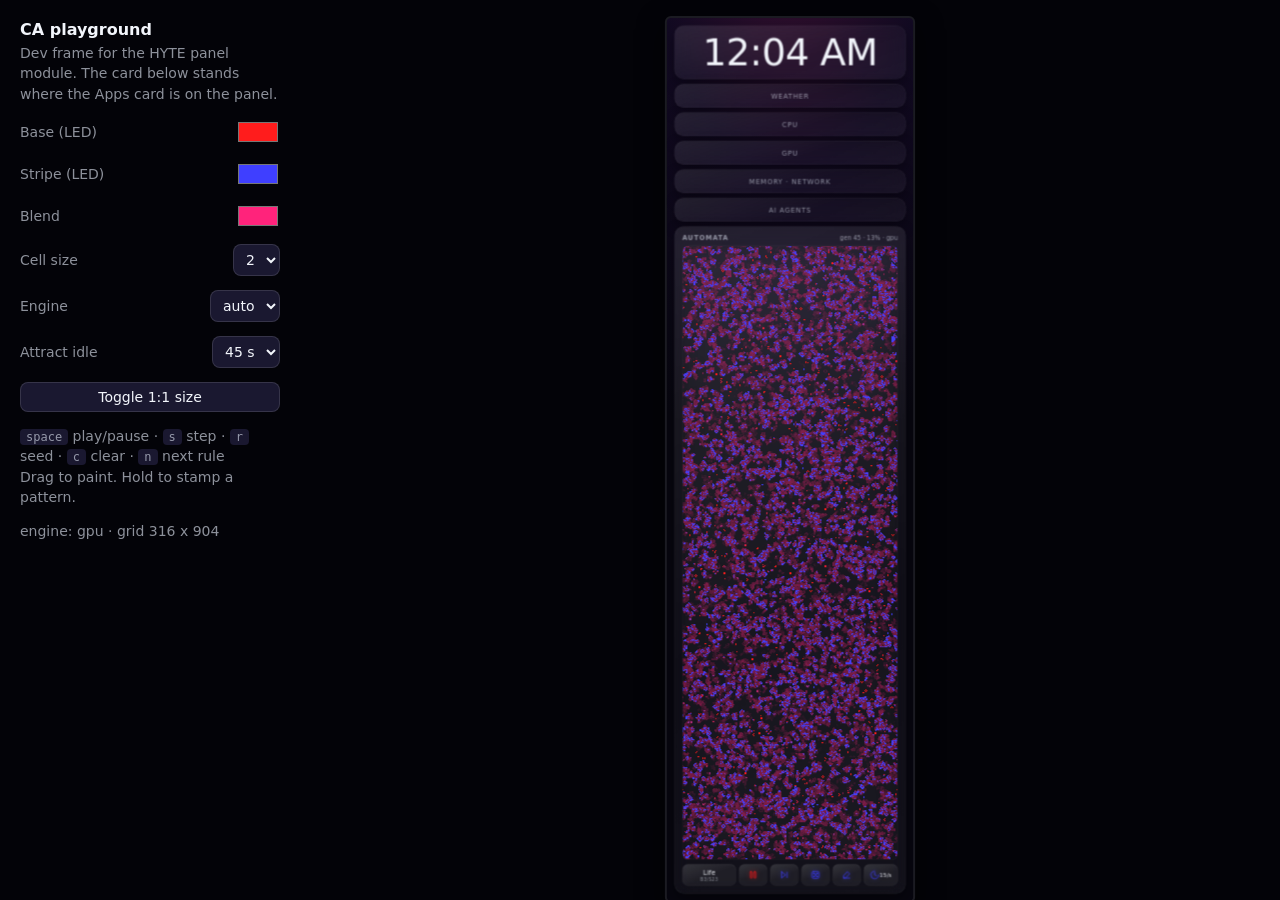
<file: automata/index.html>
<!doctype html>
<html lang="en">
<head>
  <meta charset="utf-8">
  <meta name="viewport" content="width=device-width, initial-scale=1">
  <title>Cellular automata playground</title>
  <link rel="stylesheet" href="../hyte_panel/static/ca/ca.css">
  <style>
    /* Dev page: a 682 x 2560 HYTE-shaped frame with the panel's glass look, scaled to fit. */
    :root {
      --bg-0: #07060f; --bg-1: #120a22;
      --glass: rgba(255,255,255,.055); --glass-strong: rgba(255,255,255,.14);
      --edge: rgba(255,255,255,.12); --edge-hi: rgba(255,255,255,.28);
      --text: #f2f5fb; --muted: rgba(226,232,245,.62);
      --accent: #ff1c1c; --accent-2: #3f3fff; --accent-3: #ff237b;
      --radius: 28px; --radius-sm: 18px;
      font-family: "Inter", "Cantarell", "Noto Sans", system-ui, sans-serif; color-scheme: dark;
    }
    html, body { margin: 0; height: 100%; background: #030308; color: var(--text); font-size: 22px; }
    body { display: flex; }
    .side { width: 260px; padding: 20px; font-size: 14px; color: var(--muted); display: flex; flex-direction: column; gap: 14px; }
    .side h1 { font-size: 16px; color: var(--text); margin: 0 0 4px; font-weight: 600; }
    .side label { display: flex; justify-content: space-between; align-items: center; gap: 8px; }
    .side input[type=color] { width: 44px; height: 28px; border: 0; background: none; padding: 0; }
    .side select, .side button { font: inherit; background: #1a1830; color: var(--text); border: 1px solid var(--edge); border-radius: 8px; padding: 6px 8px; }
    .side kbd { background: #1a1830; padding: 1px 6px; border-radius: 4px; font-size: 12px; }
    .side p { margin: 0; line-height: 1.45; }
    .viewport { flex: 1; display: flex; align-items: flex-start; justify-content: center; overflow: auto; padding: 16px; }
    .device {
      width: 682px; height: 2560px; flex: none; transform-origin: top center; position: relative; overflow: hidden;
      border-radius: 18px; border: 6px solid #1b1b22; box-shadow: 0 30px 80px rgba(0,0,0,.7);
      background: radial-gradient(120% 60% at 50% -10%, color-mix(in srgb, var(--accent-3) 16%, var(--bg-1)) 0%, var(--bg-1) 45%, var(--bg-0) 100%);
      display: flex; flex-direction: column; gap: 14px; padding: 22px;
    }
    .device.full { transform: none !important; }
    .card {
      position: relative; border: 1px solid var(--edge); border-radius: var(--radius); padding: 22px;
      background: linear-gradient(160deg, rgba(255,255,255,.10), rgba(255,255,255,.035) 60%, rgba(255,255,255,.05));
      box-shadow: 0 18px 44px rgba(0,0,0,.42); backdrop-filter: blur(26px); -webkit-backdrop-filter: blur(26px);
    }
    .ghost { color: var(--muted); text-align: center; font-size: 20px; letter-spacing: 2px; text-transform: uppercase; }
    .clock { text-align: center; font-size: 112px; font-weight: 200; letter-spacing: -2px; line-height: 1; }
    .ca-card { flex: 1; display: flex; flex-direction: column; min-height: 0; }
    .ca-card > .ca { flex: 1; }
  </style>
</head>
<body>
  <aside class="side">
    <div><h1>CA playground</h1><p>Dev frame for the HYTE panel module. The card below stands where the Apps card is on the panel.</p></div>
    <label>Base (LED) <input type="color" id="c1" value="#ff1c1c"></label>
    <label>Stripe (LED) <input type="color" id="c2" value="#3f3fff"></label>
    <label>Blend <input type="color" id="c3" value="#ff237b"></label>
    <label>Cell size <select id="cell"><option>1</option><option selected>2</option><option>3</option><option>4</option></select></label>
    <label>Engine <select id="engine"><option value="auto">auto</option><option value="gpu">gpu</option><option value="cpu">cpu</option></select></label>
    <label>Attract idle <select id="idle"><option value="10">10 s</option><option value="45" selected>45 s</option><option value="0">off</option></select></label>
    <button id="full">Toggle 1:1 size</button>
    <p><kbd>space</kbd> play/pause · <kbd>s</kbd> step · <kbd>r</kbd> seed · <kbd>c</kbd> clear · <kbd>n</kbd> next rule<br>Drag to paint. Hold to stamp a pattern.</p>
    <p id="info"></p>
  </aside>
  <div class="viewport">
    <div class="device" id="device">
      <div class="card"><div class="clock" id="clk">--:--</div></div>
      <div class="card ghost">weather</div>
      <div class="card ghost">cpu</div>
      <div class="card ghost">gpu</div>
      <div class="card ghost">memory · network</div>
      <div class="card ghost">ai agents</div>
      <section class="card ca-card"><div id="ca"></div></section>
    </div>
  </div>
  <script src="../hyte_panel/static/ca/core.js"></script>
  <script src="../hyte_panel/static/ca/ca.js"></script>
  <script>
    const $ = (id) => document.getElementById(id);
    const params = new URLSearchParams(location.search);
    const fit = () => { const d = $("device"); if (d.classList.contains("full")) return; const s = Math.min(1, (innerHeight - 32) / 2560); d.style.transform = `scale(${s})`; d.style.marginBottom = `${-2560 * (1 - s)}px`; };
    addEventListener("resize", fit); fit();
    $("full").onclick = () => { $("device").classList.toggle("full"); fit(); };
    setInterval(() => ($("clk").textContent = new Date().toLocaleTimeString([], { hour: "2-digit", minute: "2-digit" })), 1000);

    let ca = null;
    function boot() {
      if (ca) ca.destroy();
      const idle = +$("idle").value;
      ca = CA.mount($("ca"), {
        cell: +$("cell").value, engine: params.get("engine") || $("engine").value,
        attract: idle ? { idle, rotate: 90 } : false, rule: params.get("rule") || "life",
      });
      $("info").textContent = `engine: ${ca.engine.kind} · grid ${ca.engine.W} x ${ca.engine.H}`;
      window.ca = ca;
    }
    for (const id of ["cell", "engine", "idle"]) $(id).onchange = boot;
    for (const [id, v] of [["c1", "--accent"], ["c2", "--accent-2"], ["c3", "--accent-3"]])
      $(id).oninput = (e) => document.documentElement.style.setProperty(v, e.target.value);
    addEventListener("keydown", (e) => {
      if (e.target.tagName === "SELECT") return;
      if (e.key === " ") { e.preventDefault(); ca.toggle(); }
      else if (e.key === "s") ca.step(); else if (e.key === "r") ca.seed(); else if (e.key === "c") ca.clear();
      else if (e.key === "n") { const rules = CA.RULES, i = rules.findIndex((r) => r.id === ca.rule.id); ca.setRule(rules[(i + 1) % rules.length].id); }
    });
    boot();
  </script>
</body>
</html>
</file>
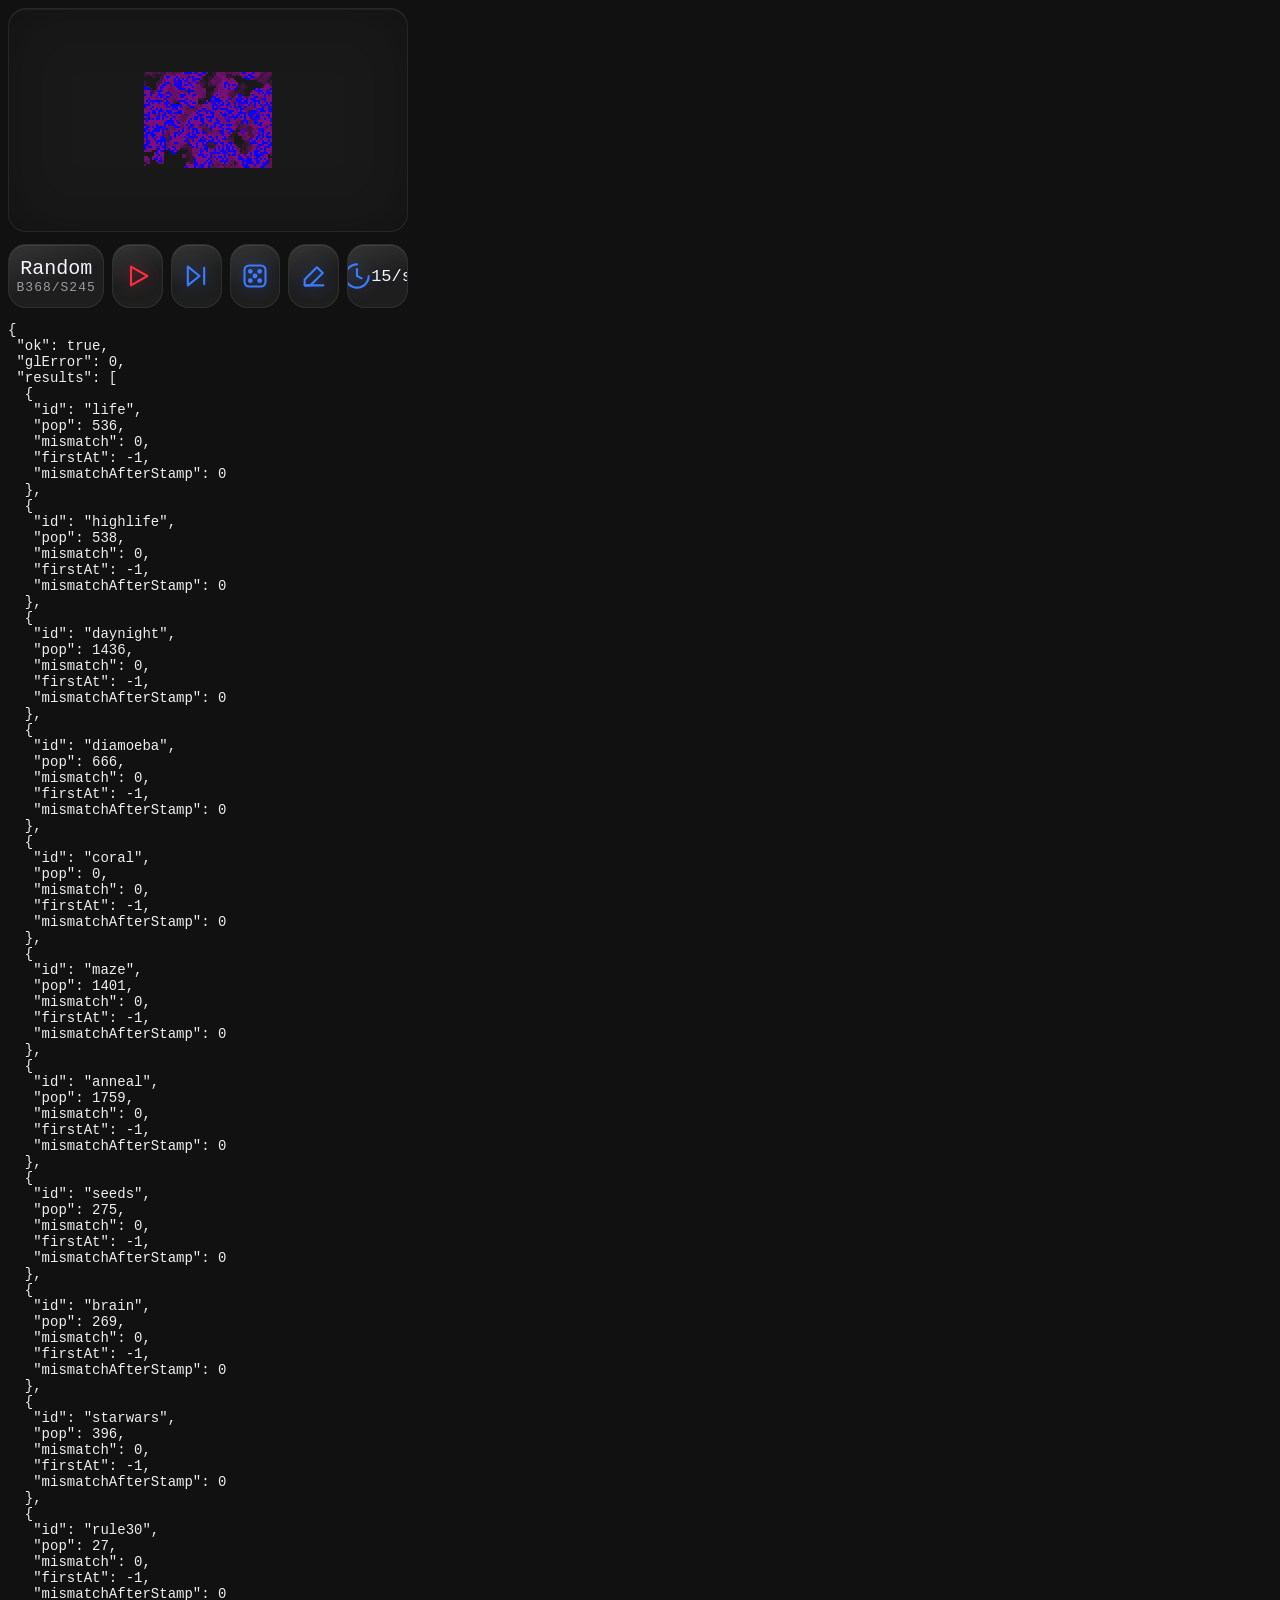
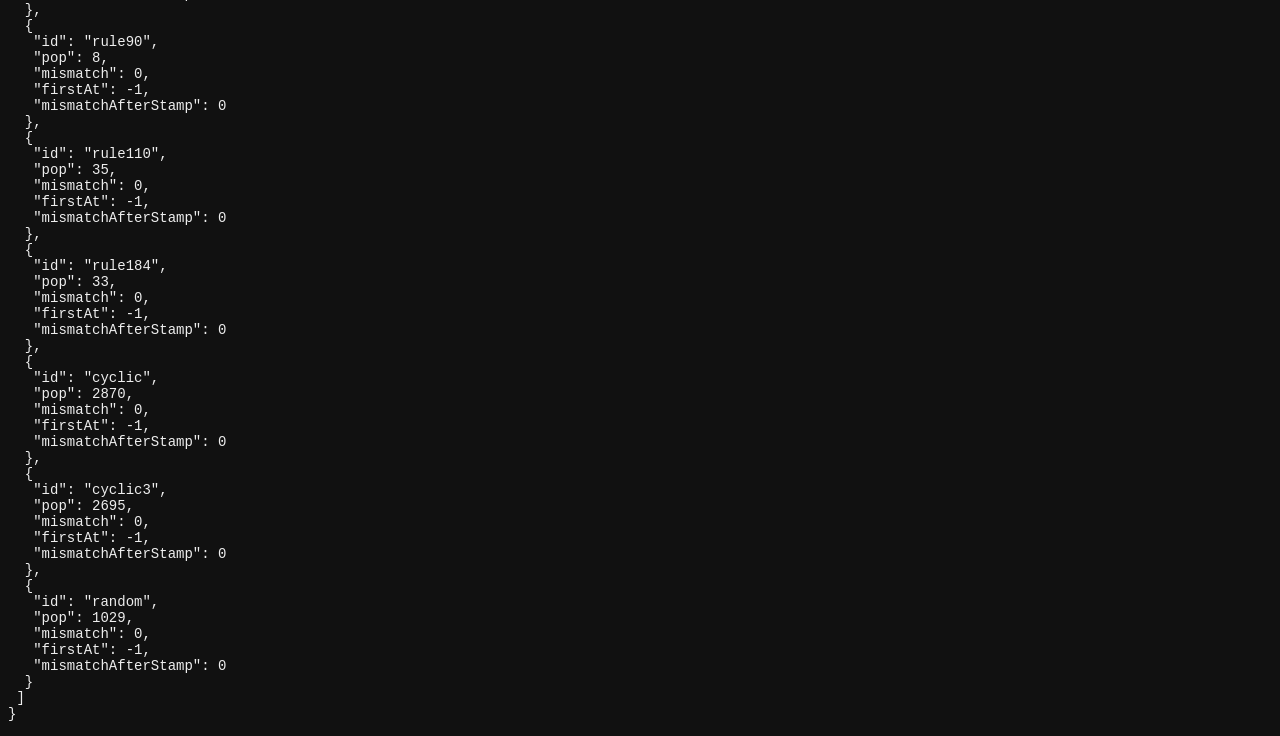
<file: automata/test/gpu.html>
<!doctype html>
<html><head><meta charset="utf-8"><title>gpu test</title><link rel="stylesheet" href="../../hyte_panel/static/ca/ca.css">
<style>body{background:#111;color:#eee;font:14px monospace} #host{width:400px;height:300px} pre{white-space:pre-wrap}</style></head>
<body><div id="host"></div><pre id="out"></pre>
<script src="../../hyte_panel/static/ca/core.js"></script><script src="../../hyte_panel/static/ca/ca.js"></script>
<script>
// For every rule: seed on the GPU, copy the seed to a CPU reference, step both
// N times, compare every byte. Then paint a stamp on both and compare again.
const report = (obj) => { const s = JSON.stringify(obj); try { window.webkit.messageHandlers.result.postMessage(s); } catch (e) { document.title = "RESULT:" + s; } };
(async function () {
  const W = 64, H = 48, N = 25, results = [];
  const rules = [...CA.RULES, { id: "random", name: "Random", rule: "B368/S245", density: 0.4 }];
  let ca;
  try { ca = CA.mount(document.getElementById("host"), { size: { w: W, h: H }, autoplay: false, engine: "gpu", attract: false, header: false, theme: { primary: "#f00", secondary: "#00f", blend: "#f0f" } }); }
  catch (e) { report({ ok: false, error: String(e) }); return; }
  const diff = (a, b) => { let n = 0, first = -1; for (let i = 0; i < a.length; i++) if (a[i] !== b[i]) { n++; if (first < 0) first = i; } return { n, first }; };
  for (const r of rules) {
    ca.setRule(r, { silent: true });
    const rule = ca.rule;
    const seed = ca.read();
    let cpuA = new Uint8Array(seed), cpuB = new Uint8Array(seed.length);
    ca.engine.step(N);
    for (let i = 0; i < N; i++) { CACore.step(rule, cpuA, cpuB, W, H); [cpuA, cpuB] = [cpuB, cpuA]; }
    const gpu = ca.read();
    const d1 = diff(gpu, cpuA);
    // paint a glider gun near the edge on both, step 10 more
    ca.stamp(CA.STAMPS[4], 3, 4);
    const afterStamp = ca.read();
    const d2 = diff(afterStamp, afterStamp); // sanity
    cpuA.set(afterStamp);
    ca.engine.step(10);
    for (let i = 0; i < 10; i++) { CACore.step(rule, cpuA, cpuB, W, H); [cpuA, cpuB] = [cpuB, cpuA]; }
    const d3 = diff(ca.read(), cpuA);
    const pop = CACore.measure(rule, gpu, W, H).pop;
    results.push({ id: r.id, pop, mismatch: d1.n, firstAt: d1.first, mismatchAfterStamp: d3.n });
    // render once to make sure the draw shader is happy
    ca.engine.render({ young: [0, 0, 1], old: [1, 0, 0], dying: [1, 0, 1] });
  }
  const gl = ca.engine.gl, glErr = gl.getError();
  const ok = results.every((r) => r.mismatch === 0 && r.mismatchAfterStamp === 0) && glErr === 0;
  const out = { ok, glError: glErr, results };
  document.getElementById("out").textContent = JSON.stringify(out, null, 1);
  report(out);
})();
</script></body></html>
</file>
<file: hyte_panel/static/ca/ca.css>
/* Cellular automata module. Uses the HYTE panel's CSS variables when present
   (--accent, --accent-2, --accent-3, --glass, --edge, --muted, --radius-sm)
   and falls back to its own values when mounted standalone. */
.ca {
  --ca-accent: var(--accent, #ff2d3f);
  --ca-accent-2: var(--accent-2, #3d7bff);
  --ca-accent-3: var(--accent-3, #b23cff);
  --ca-glass: var(--glass, rgba(255, 255, 255, 0.055));
  --ca-glass-strong: var(--glass-strong, rgba(255, 255, 255, 0.14));
  --ca-edge: var(--edge, rgba(255, 255, 255, 0.12));
  --ca-edge-hi: var(--edge-hi, rgba(255, 255, 255, 0.28));
  --ca-text: var(--text, #f2f5fb);
  --ca-muted: var(--muted, rgba(226, 232, 245, 0.62));
  --ca-radius: var(--radius-sm, 18px);
  display: flex; flex-direction: column; gap: 12px; min-height: 0; height: 100%;
  color: var(--ca-text); user-select: none; -webkit-user-select: none;
}
.ca * { box-sizing: border-box; }
.ca button { font: inherit; color: inherit; cursor: pointer; -webkit-tap-highlight-color: transparent; }

.ca-head { display: flex; justify-content: space-between; align-items: baseline; gap: 12px; }
.ca-title { font-size: 19px; text-transform: uppercase; letter-spacing: 2.5px; color: var(--ca-muted); font-weight: 600; }
.ca-status { color: var(--ca-muted); font-size: 18px; font-variant-numeric: tabular-nums; white-space: nowrap; overflow: hidden; text-overflow: ellipsis; }

.ca-stage {
  position: relative; flex: 1; min-height: 120px; overflow: hidden;
  border-radius: var(--ca-radius); background: rgba(255, 255, 255, 0.035); border: 1px solid rgba(255, 255, 255, 0.06);
  box-shadow: inset 0 1px 0 rgba(255, 255, 255, 0.06), inset 0 0 60px rgba(0, 0, 0, 0.25);
  display: flex; align-items: center; justify-content: center;
  touch-action: none; cursor: crosshair;
}
.ca-stage canvas { display: block; image-rendering: pixelated; }

/* Rule-change toast */
.ca-toast {
  position: absolute; left: 50%; top: 50%; transform: translate(-50%, -50%);
  text-align: center; pointer-events: none; padding: 22px 34px; border-radius: 24px;
  background: rgba(8, 6, 18, 0.55); border: 1px solid var(--ca-edge); backdrop-filter: blur(14px); -webkit-backdrop-filter: blur(14px);
  animation: ca-toast-in .35s cubic-bezier(.2, .9, .3, 1.2); transition: opacity .55s ease, transform .55s ease;
}
.ca-toast.out { opacity: 0; transform: translate(-50%, -50%) scale(1.06); }
.ca-toast b { display: block; font-size: 42px; font-weight: 300; letter-spacing: -0.5px; }
.ca-toast small { display: block; color: var(--ca-muted); font-size: 18px; margin-top: 6px; letter-spacing: 1px; }
@keyframes ca-toast-in { from { opacity: 0; transform: translate(-50%, -50%) scale(.9); } to { opacity: 1; } }

/* Long-press stamp menu. Author display rules would beat the browser's own
   [hidden] { display: none }, so the attribute is pinned here. */
.ca [hidden] { display: none !important; }
.ca-menu {
  position: absolute; display: flex; flex-direction: column; gap: 4px; padding: 6px; z-index: 3;
  border-radius: 18px; background: rgba(10, 8, 22, 0.8); border: 1px solid var(--ca-edge-hi);
  backdrop-filter: blur(18px); -webkit-backdrop-filter: blur(18px); box-shadow: 0 14px 34px rgba(0, 0, 0, 0.5);
  animation: ca-toast-in .2s ease-out;
}
.ca-menu button { background: transparent; border: 0; border-radius: 12px; padding: 12px 18px; text-align: left; font-size: 19px; min-height: 52px; }
.ca-menu button:active { background: var(--ca-glass-strong); }

/* Rule picker */
.ca-picker { position: absolute; inset: 0; z-index: 4; padding: 10px; overflow-y: auto; -webkit-overflow-scrolling: touch;
  background: rgba(8, 6, 18, 0.72); backdrop-filter: blur(20px); -webkit-backdrop-filter: blur(20px); touch-action: pan-y; }
.ca-picker-list { display: grid; grid-template-columns: repeat(2, 1fr); gap: 8px; }
.ca-picker-list button {
  display: flex; flex-direction: column; align-items: flex-start; gap: 2px; text-align: left;
  padding: 14px 16px; min-height: 96px; border-radius: 16px; border: 1px solid var(--ca-edge);
  background: var(--ca-glass); transition: background .15s, border-color .15s;
}
.ca-picker-list button.on { border-color: var(--ca-accent-2); box-shadow: 0 0 18px color-mix(in srgb, var(--ca-accent-2) 30%, transparent); }
.ca-picker-list button:active { background: var(--ca-glass-strong); }
.ca-picker-list b { font-size: 21px; font-weight: 500; }
.ca-picker-list small { color: var(--ca-accent-2); font-size: 14px; letter-spacing: 1px; font-variant-numeric: tabular-nums; }
.ca-picker-list span { color: var(--ca-muted); font-size: 14px; line-height: 1.3; margin-top: 4px; }

/* Toolbar */
.ca-bar { display: grid; grid-template-columns: minmax(0, 1.9fr) repeat(4, minmax(0, 1fr)) minmax(0, 1.2fr); gap: 8px; }
.ca-btn, .ca-pill {
  position: relative; overflow: hidden; min-height: 64px; border-radius: var(--ca-radius);
  border: 1px solid rgba(255, 255, 255, 0.08); background: var(--ca-glass);
  box-shadow: inset 0 1px 0 rgba(255, 255, 255, 0.08);
  display: flex; align-items: center; justify-content: center; gap: 8px; padding: 6px 10px;
  transition: transform .08s, background .2s, border-color .2s;
}
.ca-btn::before, .ca-pill::before { content: ""; position: absolute; inset: 0; background: linear-gradient(160deg, rgba(255, 255, 255, 0.1), transparent 55%); pointer-events: none; }
.ca-btn svg, .ca-pill svg { width: 28px; height: 28px; flex: none; color: var(--ca-accent-2); filter: drop-shadow(0 0 8px color-mix(in srgb, var(--ca-accent-2) 45%, transparent)); }
.ca-btn:active, .ca-pill:active { transform: scale(.94); background: var(--ca-glass-strong); border-color: var(--ca-edge-hi); }
.ca-pill { flex-direction: column; gap: 0; line-height: 1.1; }
.ca-rule b { font-size: 20px; font-weight: 500; white-space: nowrap; overflow: hidden; text-overflow: ellipsis; max-width: 100%; }
.ca-rule small { color: var(--ca-muted); font-size: 13px; letter-spacing: 1px; font-variant-numeric: tabular-nums; }
.ca-speed { flex-direction: row; }
.ca-speed b { font-size: 17px; font-weight: 500; font-variant-numeric: tabular-nums; }
.ca-play svg { color: var(--ca-accent); filter: drop-shadow(0 0 8px color-mix(in srgb, var(--ca-accent) 45%, transparent)); }

@media (max-width: 420px) {
  .ca-bar { grid-template-columns: repeat(3, 1fr); }
  .ca-rule { grid-column: 1 / -1; }
}
</file>
